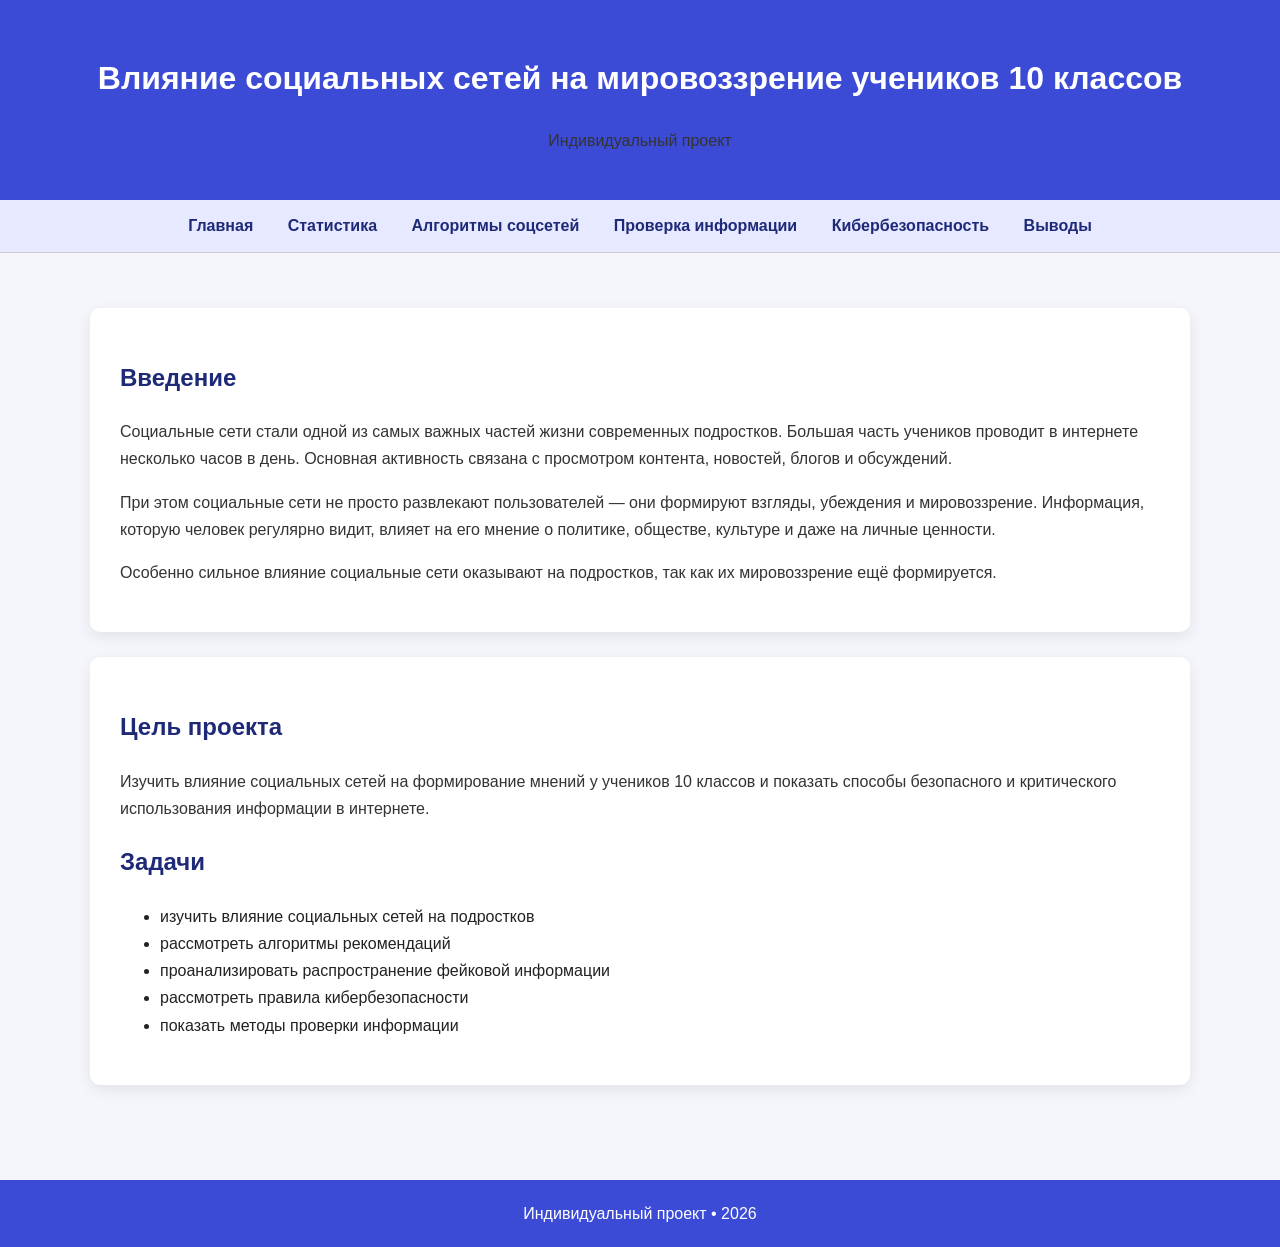
<file: index.html>
<!DOCTYPE html>
<html lang="ru">
<head>
<meta charset="UTF-8">
<title>Влияние социальных сетей</title>
<link rel="stylesheet" href="style.css">
</head>

<body>

<header>
<h1>Влияние социальных сетей на мировоззрение учеников 10 классов</h1>
<p>Индивидуальный проект</p>
</header>

<nav>
<a href="index.html">Главная</a>
<a href="statistics.html">Статистика</a>
<a href="algorithms.html">Алгоритмы соцсетей</a>
<a href="factcheck.html">Проверка информации</a>
<a href="cybersecurity.html">Кибербезопасность</a>
<a href="conclusion.html">Выводы</a>
</nav>

<div class="container">

<div class="card">
<h2>Введение</h2>

<p>
Социальные сети стали одной из самых важных частей жизни современных подростков.
Большая часть учеников проводит в интернете несколько часов в день. 
Основная активность связана с просмотром контента, новостей, блогов и обсуждений.
</p>

<p>
При этом социальные сети не просто развлекают пользователей — они формируют взгляды,
убеждения и мировоззрение. Информация, которую человек регулярно видит,
влияет на его мнение о политике, обществе, культуре и даже на личные ценности.
</p>

<p>
Особенно сильное влияние социальные сети оказывают на подростков, 
так как их мировоззрение ещё формируется.
</p>

</div>

<div class="card">

<h2>Цель проекта</h2>

<p>
Изучить влияние социальных сетей на формирование мнений у учеников 10 классов
и показать способы безопасного и критического использования информации в интернете.
</p>

<h2>Задачи</h2>

<ul>
<li>изучить влияние социальных сетей на подростков</li>
<li>рассмотреть алгоритмы рекомендаций</li>
<li>проанализировать распространение фейковой информации</li>
<li>рассмотреть правила кибербезопасности</li>
<li>показать методы проверки информации</li>
</ul>

</div>

</div>

<footer>
Индивидуальный проект • 2026
</footer>

</body>
</html>
</file>
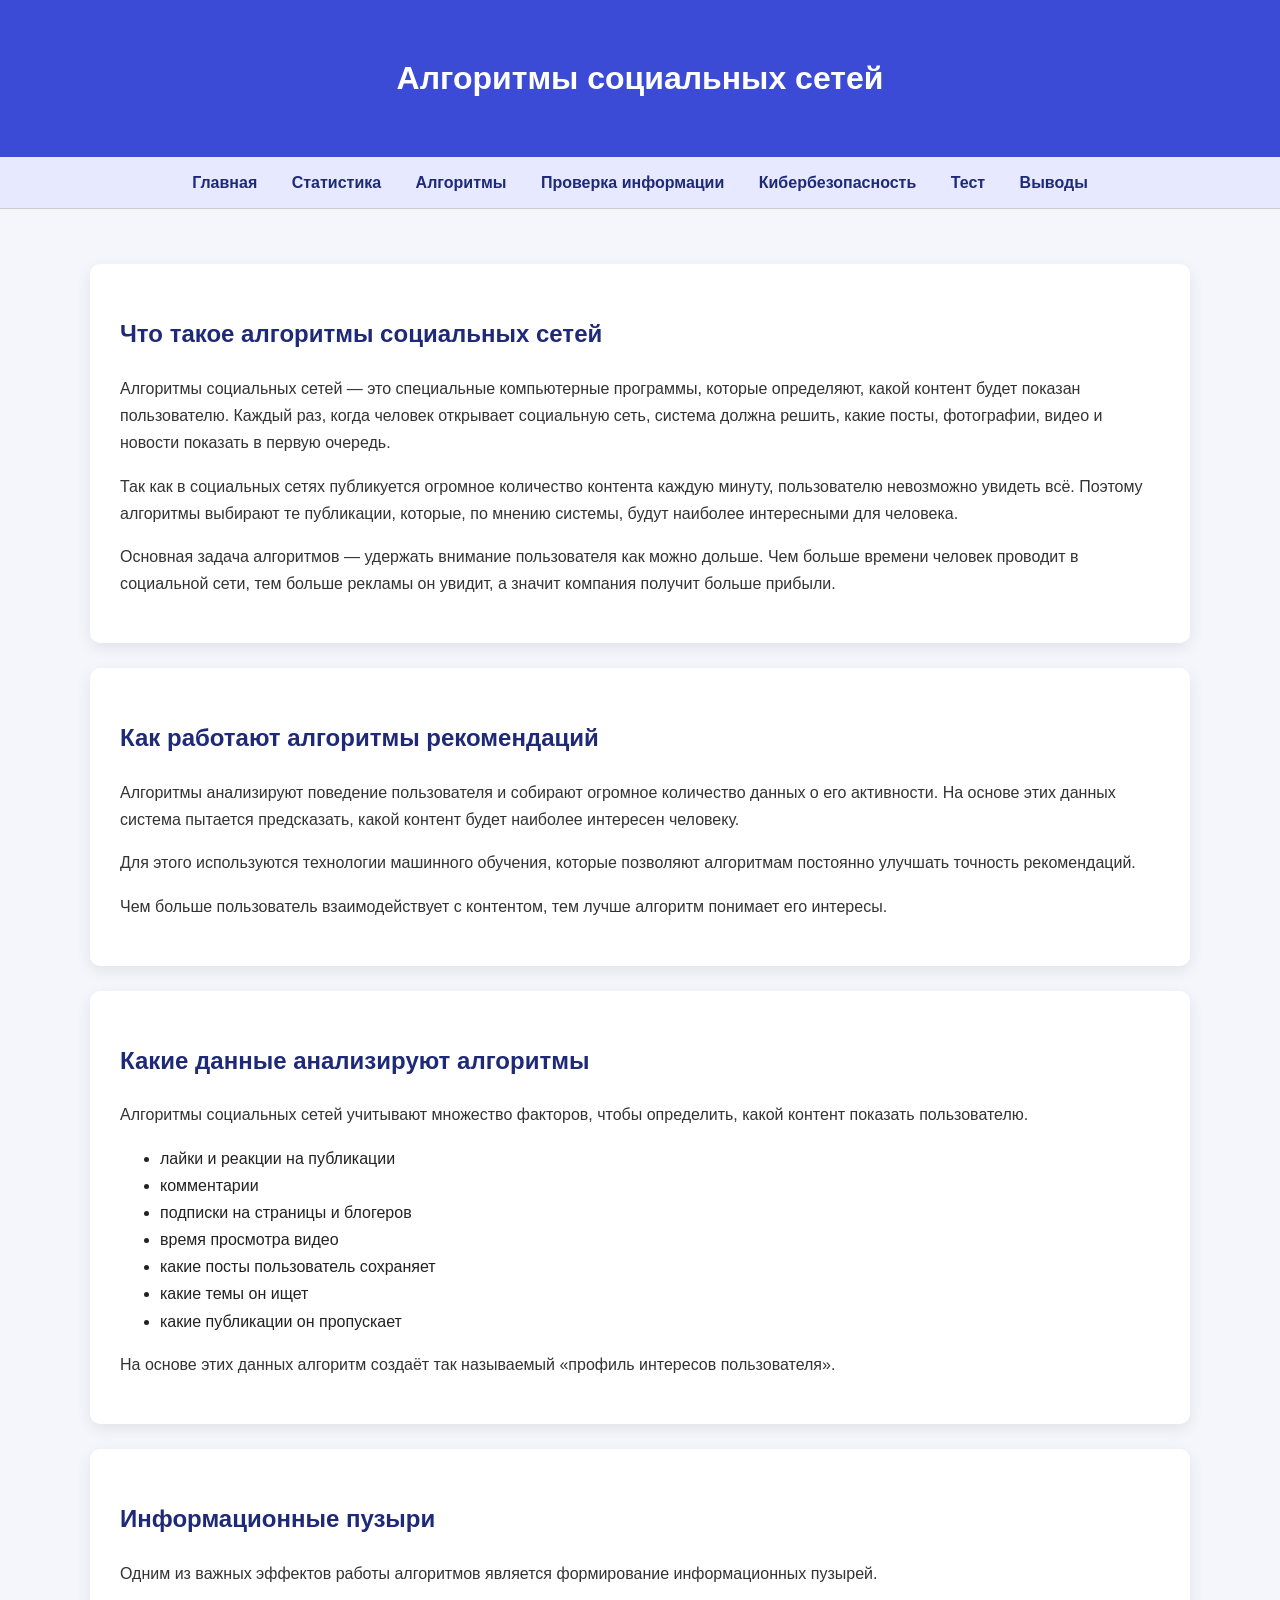
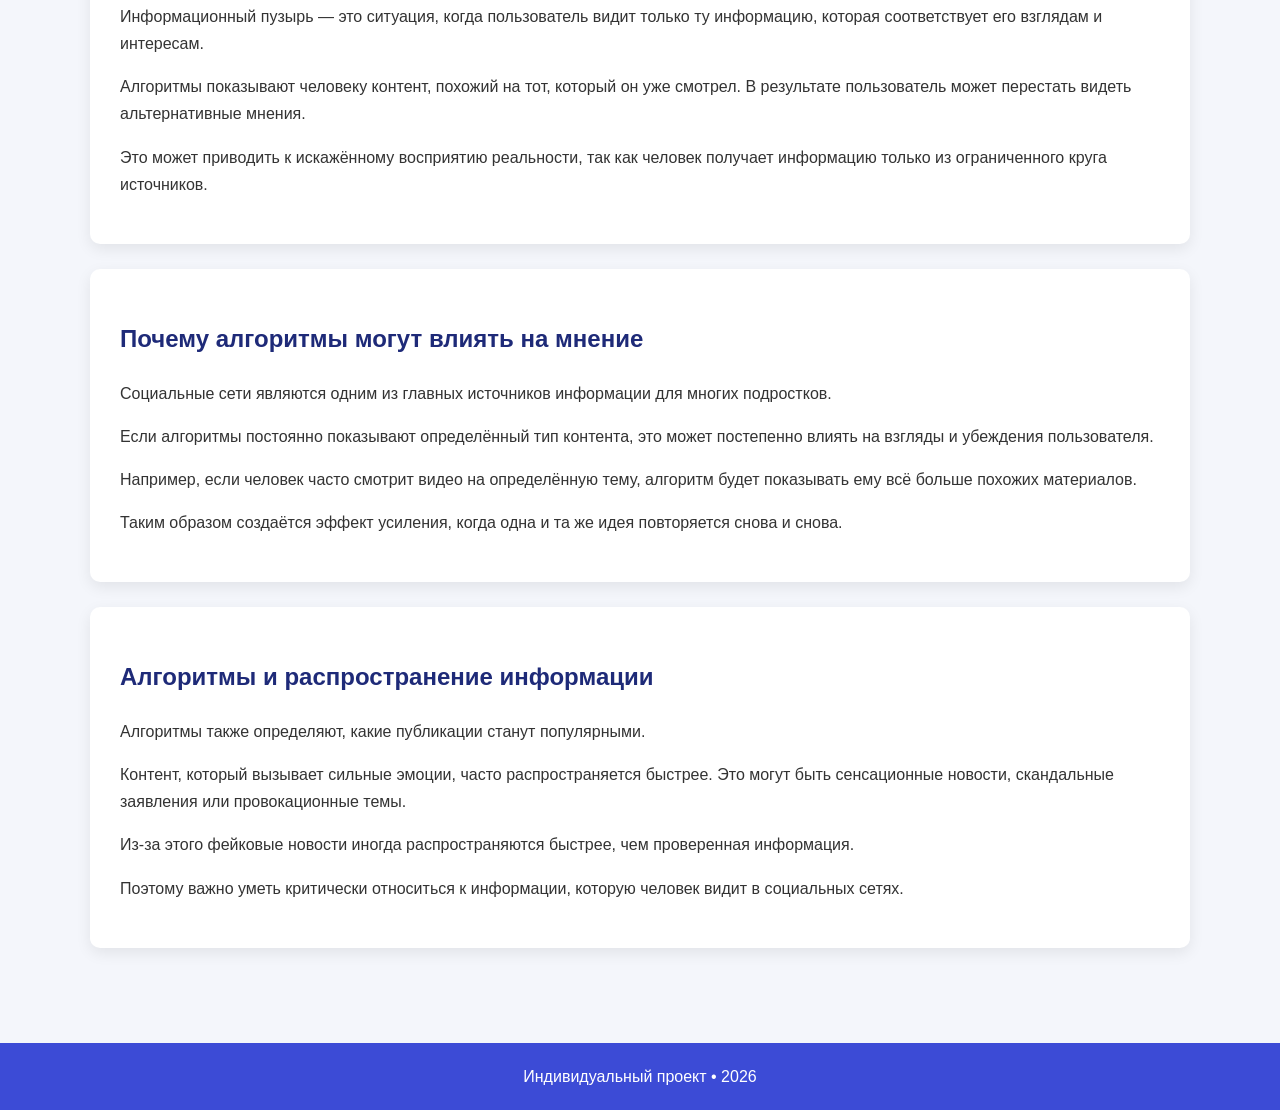
<file: algorithms.html>
<!DOCTYPE html>
<html lang="ru">
<head>
<meta charset="UTF-8">
<title>Алгоритмы социальных сетей</title>
<link rel="stylesheet" href="style.css">
</head>

<body>

<header>
<h1>Алгоритмы социальных сетей</h1>
</header>

<nav>
<a href="index.html">Главная</a>
<a href="statistics.html">Статистика</a>
<a href="algorithms.html">Алгоритмы</a>
<a href="factcheck.html">Проверка информации</a>
<a href="cybersecurity.html">Кибербезопасность</a>
<a href="test.html">Тест</a>
<a href="conclusion.html">Выводы</a>
</nav>

<div class="container">

<div class="card">

<h2>Что такое алгоритмы социальных сетей</h2>

<p>
Алгоритмы социальных сетей — это специальные компьютерные программы,
которые определяют, какой контент будет показан пользователю.
Каждый раз, когда человек открывает социальную сеть, система
должна решить, какие посты, фотографии, видео и новости показать
в первую очередь.
</p>

<p>
Так как в социальных сетях публикуется огромное количество
контента каждую минуту, пользователю невозможно увидеть всё.
Поэтому алгоритмы выбирают те публикации, которые,
по мнению системы, будут наиболее интересными для человека.
</p>

<p>
Основная задача алгоритмов — удержать внимание пользователя
как можно дольше. Чем больше времени человек проводит
в социальной сети, тем больше рекламы он увидит,
а значит компания получит больше прибыли.
</p>

</div>

<div class="card">

<h2>Как работают алгоритмы рекомендаций</h2>

<p>
Алгоритмы анализируют поведение пользователя и собирают
огромное количество данных о его активности.
На основе этих данных система пытается предсказать,
какой контент будет наиболее интересен человеку.
</p>

<p>
Для этого используются технологии машинного обучения,
которые позволяют алгоритмам постоянно улучшать
точность рекомендаций.
</p>

<p>
Чем больше пользователь взаимодействует с контентом,
тем лучше алгоритм понимает его интересы.
</p>

</div>

<div class="card">

<h2>Какие данные анализируют алгоритмы</h2>

<p>
Алгоритмы социальных сетей учитывают множество факторов,
чтобы определить, какой контент показать пользователю.
</p>

<ul>

<li>лайки и реакции на публикации</li>
<li>комментарии</li>
<li>подписки на страницы и блогеров</li>
<li>время просмотра видео</li>
<li>какие посты пользователь сохраняет</li>
<li>какие темы он ищет</li>
<li>какие публикации он пропускает</li>

</ul>

<p>
На основе этих данных алгоритм создаёт так называемый
«профиль интересов пользователя».
</p>

</div>

<div class="card">

<h2>Информационные пузыри</h2>

<p>
Одним из важных эффектов работы алгоритмов является
формирование информационных пузырей.
</p>

<p>
Информационный пузырь — это ситуация, когда пользователь
видит только ту информацию, которая соответствует
его взглядам и интересам.
</p>

<p>
Алгоритмы показывают человеку контент,
похожий на тот, который он уже смотрел.
В результате пользователь может перестать
видеть альтернативные мнения.
</p>

<p>
Это может приводить к искажённому восприятию реальности,
так как человек получает информацию только из
ограниченного круга источников.
</p>

</div>

<div class="card">

<h2>Почему алгоритмы могут влиять на мнение</h2>

<p>
Социальные сети являются одним из главных источников
информации для многих подростков.
</p>

<p>
Если алгоритмы постоянно показывают определённый тип
контента, это может постепенно влиять на взгляды
и убеждения пользователя.
</p>

<p>
Например, если человек часто смотрит видео на определённую
тему, алгоритм будет показывать ему всё больше похожих
материалов.
</p>

<p>
Таким образом создаётся эффект усиления,
когда одна и та же идея повторяется снова и снова.
</p>

</div>

<div class="card">

<h2>Алгоритмы и распространение информации</h2>

<p>
Алгоритмы также определяют, какие публикации
станут популярными.
</p>

<p>
Контент, который вызывает сильные эмоции,
часто распространяется быстрее.
Это могут быть сенсационные новости,
скандальные заявления или провокационные темы.
</p>

<p>
Из-за этого фейковые новости иногда распространяются
быстрее, чем проверенная информация.
</p>

<p>
Поэтому важно уметь критически относиться
к информации, которую человек видит
в социальных сетях.
</p>

</div>

</div>

<footer>
Индивидуальный проект • 2026
</footer>

</body>
</html>
</file>
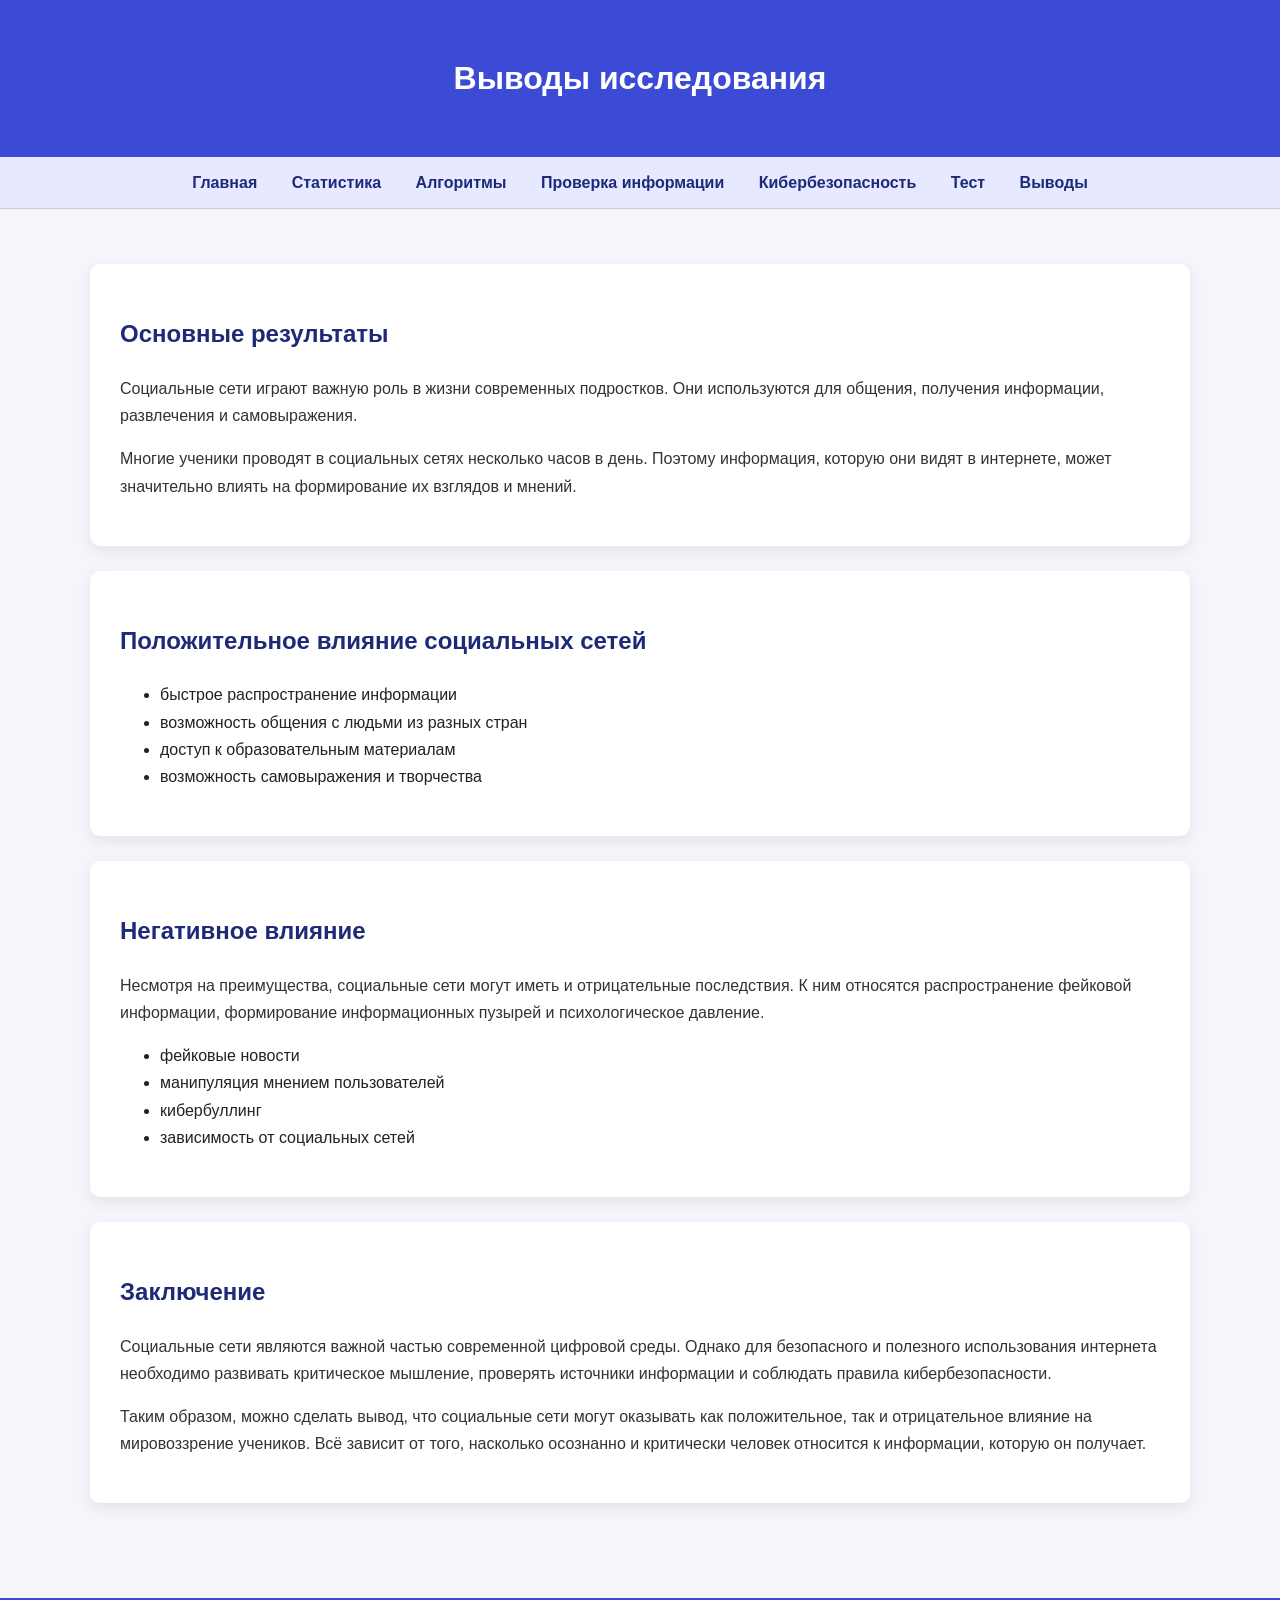
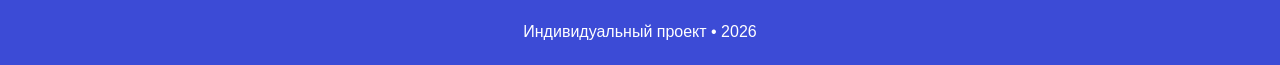
<file: conclusion.html>
<!DOCTYPE html>
<html lang="ru">

<head>
<meta charset="UTF-8">
<title>Выводы исследования</title>
<link rel="stylesheet" href="style.css">
</head>

<body>

<header>
<h1>Выводы исследования</h1>
</header>

<nav>
<a href="index.html">Главная</a>
<a href="statistics.html">Статистика</a>
<a href="algorithms.html">Алгоритмы</a>
<a href="factcheck.html">Проверка информации</a>
<a href="cybersecurity.html">Кибербезопасность</a>
<a href="test.html">Тест</a>
<a href="conclusion.html">Выводы</a>
</nav>

<div class="container">

<div class="card">

<h2>Основные результаты</h2>

<p>
Социальные сети играют важную роль в жизни современных подростков. 
Они используются для общения, получения информации, развлечения 
и самовыражения.
</p>

<p>
Многие ученики проводят в социальных сетях несколько часов в день. 
Поэтому информация, которую они видят в интернете, может значительно 
влиять на формирование их взглядов и мнений.
</p>

</div>

<div class="card">

<h2>Положительное влияние социальных сетей</h2>

<ul>
<li>быстрое распространение информации</li>
<li>возможность общения с людьми из разных стран</li>
<li>доступ к образовательным материалам</li>
<li>возможность самовыражения и творчества</li>
</ul>

</div>

<div class="card">

<h2>Негативное влияние</h2>

<p>
Несмотря на преимущества, социальные сети могут иметь и отрицательные
последствия. К ним относятся распространение фейковой информации,
формирование информационных пузырей и психологическое давление.
</p>

<ul>
<li>фейковые новости</li>
<li>манипуляция мнением пользователей</li>
<li>кибербуллинг</li>
<li>зависимость от социальных сетей</li>
</ul>

</div>

<div class="card">

<h2>Заключение</h2>

<p>
Социальные сети являются важной частью современной цифровой среды.
Однако для безопасного и полезного использования интернета необходимо
развивать критическое мышление, проверять источники информации
и соблюдать правила кибербезопасности.
</p>

<p>
Таким образом, можно сделать вывод, что социальные сети могут
оказывать как положительное, так и отрицательное влияние на
мировоззрение учеников. Всё зависит от того, насколько осознанно
и критически человек относится к информации, которую он получает.
</p>

</div>

</div>

<footer>
Индивидуальный проект • 2026
</footer>

</body>

</html>
</file>
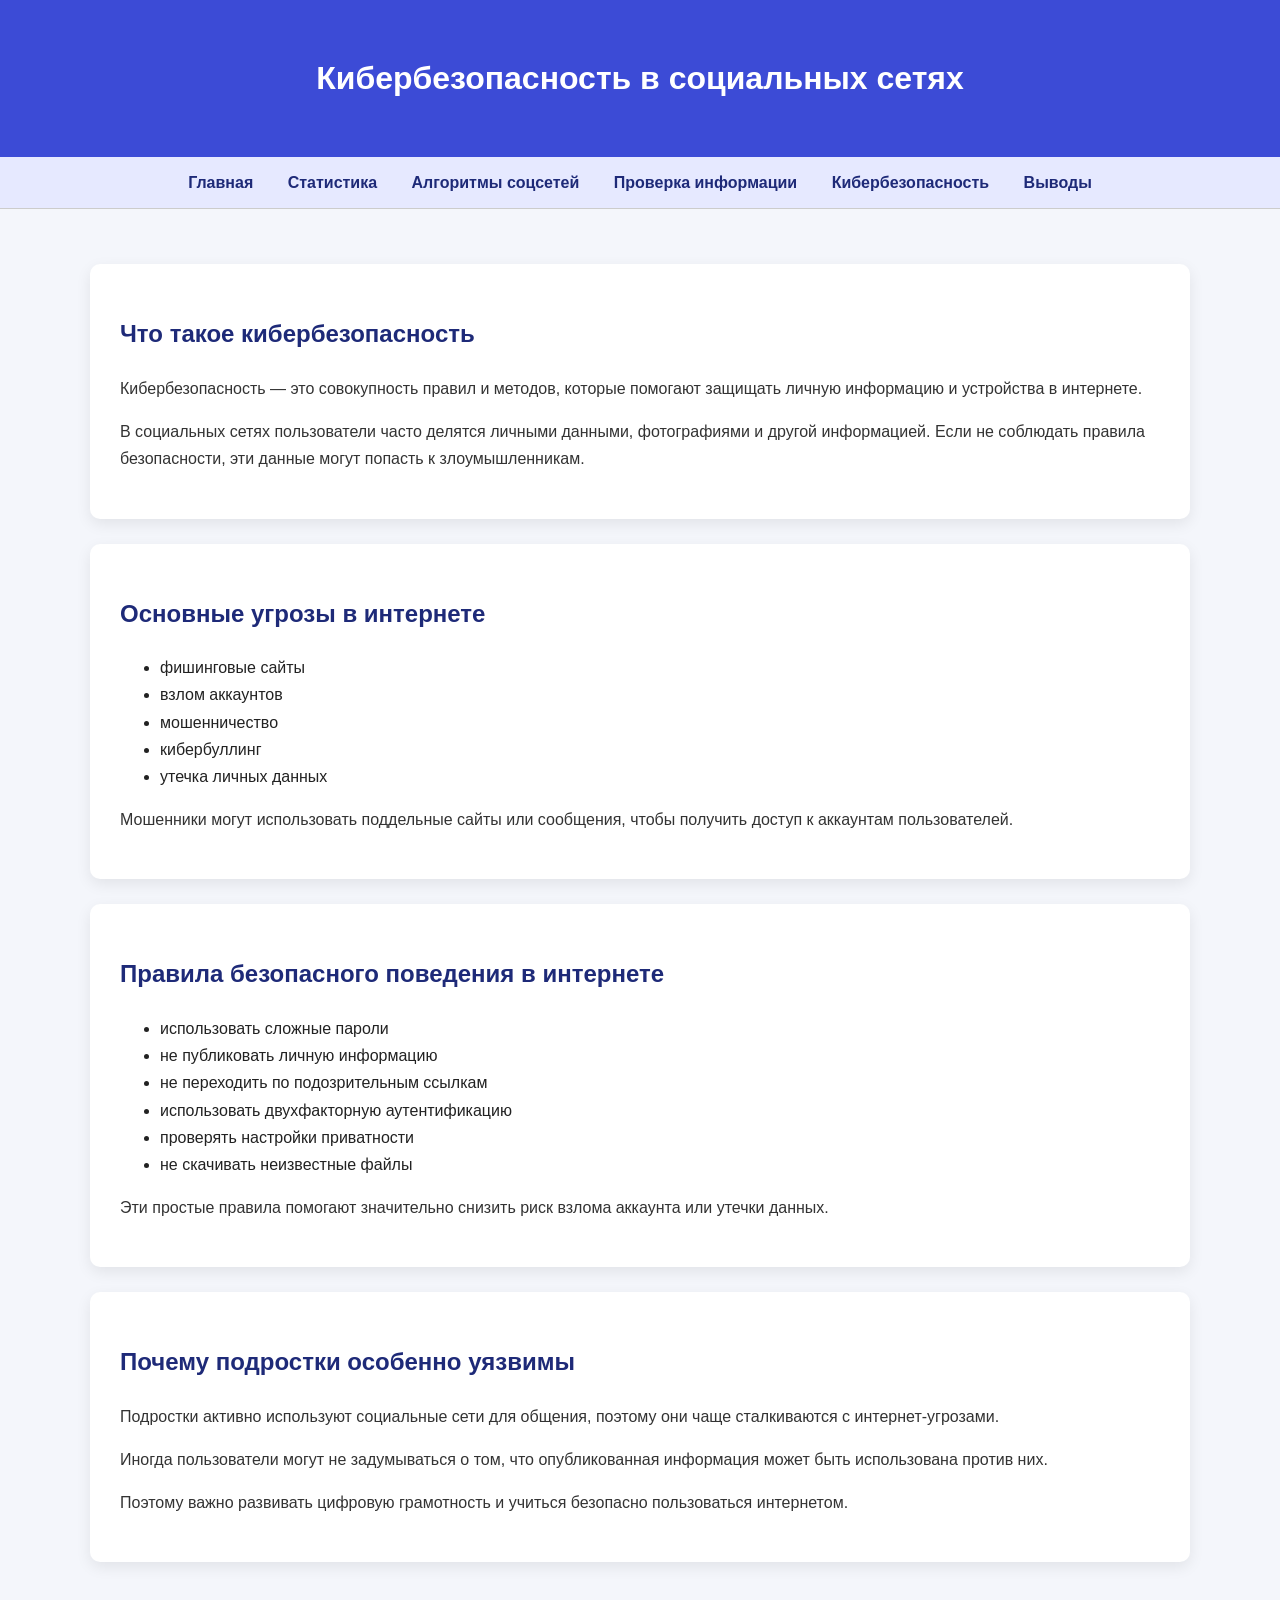
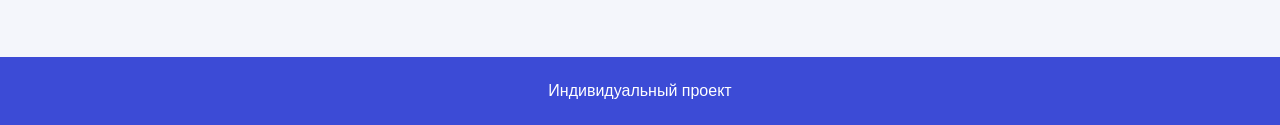
<file: cybersecurity.html>
<!DOCTYPE html>
<html lang="ru">
<head>
<meta charset="UTF-8">
<title>Кибербезопасность</title>
<link rel="stylesheet" href="style.css">
</head>

<body>

<header>
<h1>Кибербезопасность в социальных сетях</h1>
</header>

<nav>
<a href="index.html">Главная</a>
<a href="statistics.html">Статистика</a>
<a href="algorithms.html">Алгоритмы соцсетей</a>
<a href="factcheck.html">Проверка информации</a>
<a href="cybersecurity.html">Кибербезопасность</a>
<a href="conclusion.html">Выводы</a>
</nav>

<div class="container">

<div class="card">

<h2>Что такое кибербезопасность</h2>

<p>
Кибербезопасность — это совокупность правил и методов,
которые помогают защищать личную информацию и устройства
в интернете.
</p>

<p>
В социальных сетях пользователи часто делятся личными данными,
фотографиями и другой информацией. Если не соблюдать правила
безопасности, эти данные могут попасть к злоумышленникам.
</p>

</div>

<div class="card">

<h2>Основные угрозы в интернете</h2>

<ul>

<li>фишинговые сайты</li>
<li>взлом аккаунтов</li>
<li>мошенничество</li>
<li>кибербуллинг</li>
<li>утечка личных данных</li>

</ul>

<p>
Мошенники могут использовать поддельные сайты или сообщения,
чтобы получить доступ к аккаунтам пользователей.
</p>

</div>

<div class="card">

<h2>Правила безопасного поведения в интернете</h2>

<ul>

<li>использовать сложные пароли</li>

<li>не публиковать личную информацию</li>

<li>не переходить по подозрительным ссылкам</li>

<li>использовать двухфакторную аутентификацию</li>

<li>проверять настройки приватности</li>

<li>не скачивать неизвестные файлы</li>

</ul>

<p>
Эти простые правила помогают значительно снизить риск
взлома аккаунта или утечки данных.
</p>

</div>

<div class="card">

<h2>Почему подростки особенно уязвимы</h2>

<p>
Подростки активно используют социальные сети для общения,
поэтому они чаще сталкиваются с интернет-угрозами.
</p>

<p>
Иногда пользователи могут не задумываться о том,
что опубликованная информация может быть использована
против них.
</p>

<p>
Поэтому важно развивать цифровую грамотность
и учиться безопасно пользоваться интернетом.
</p>

</div>

</div>

<footer>
Индивидуальный проект
</footer>

</body>
</html>
</file>
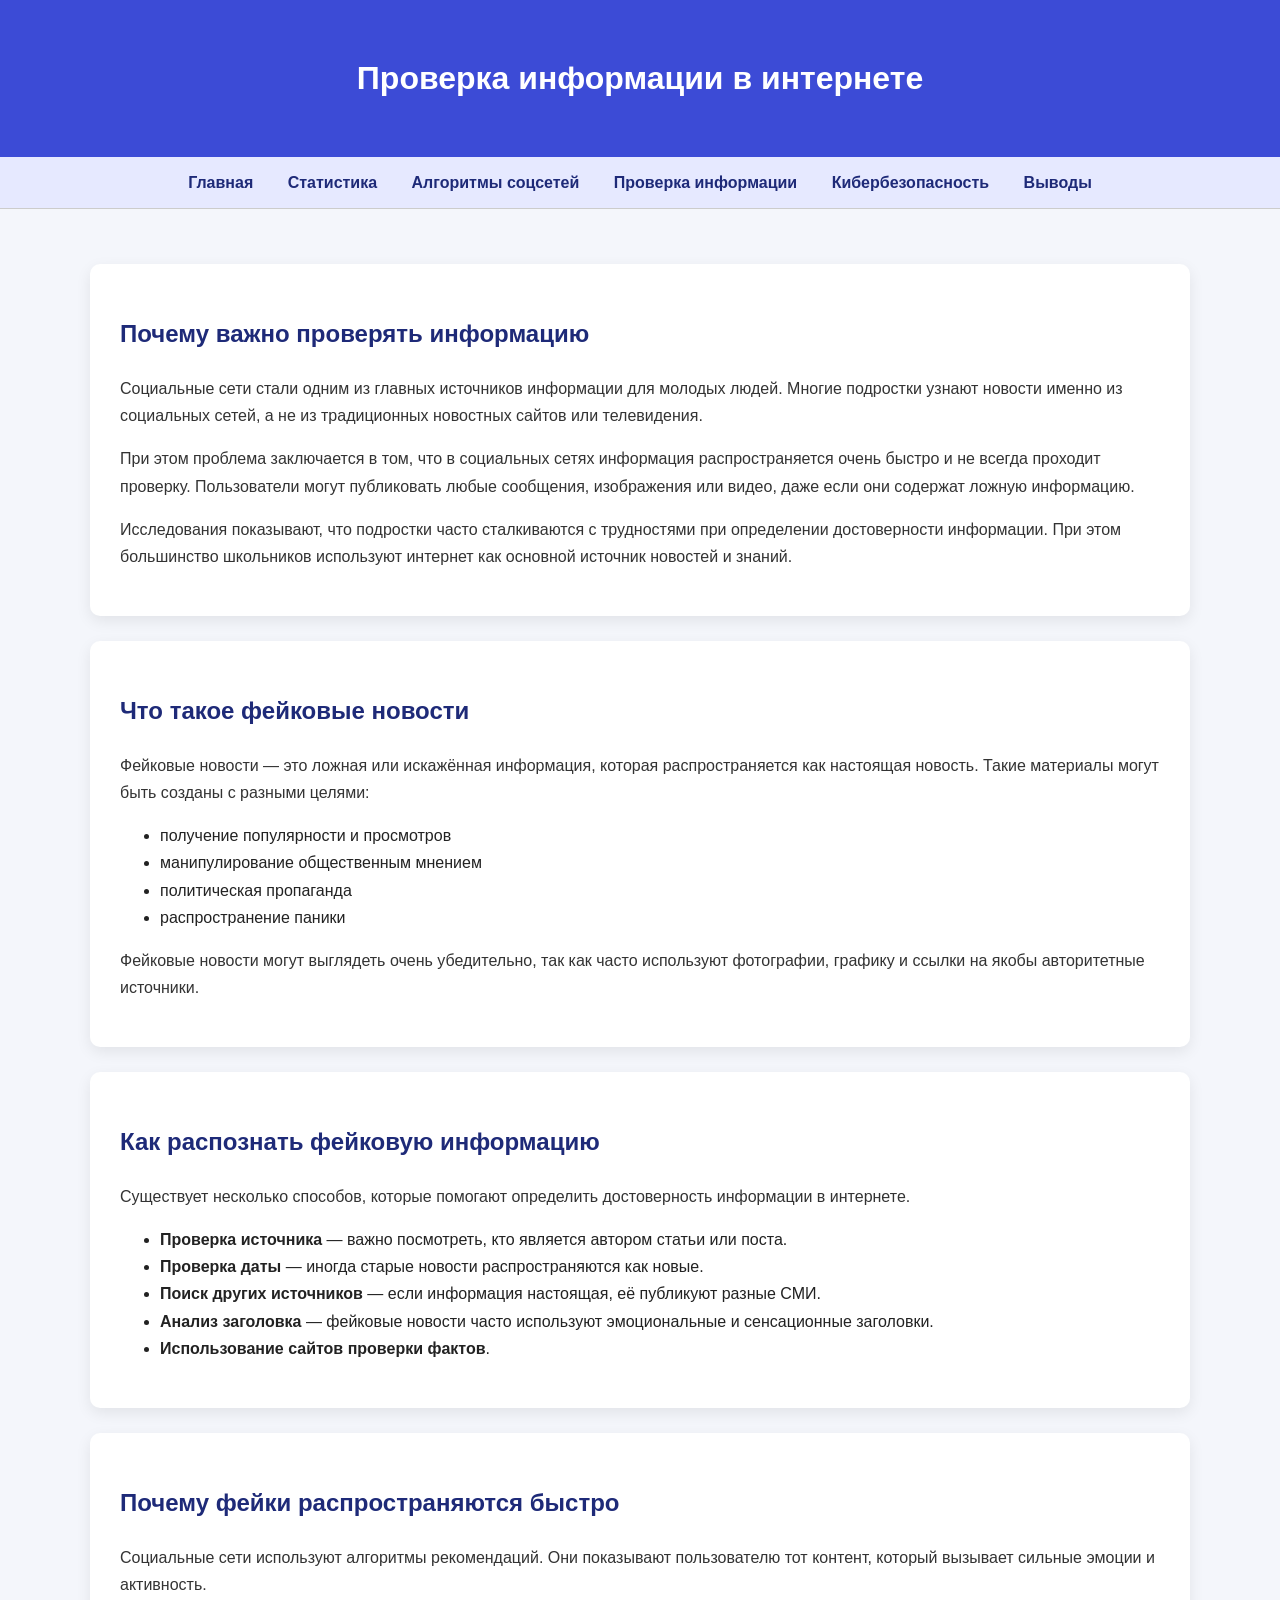
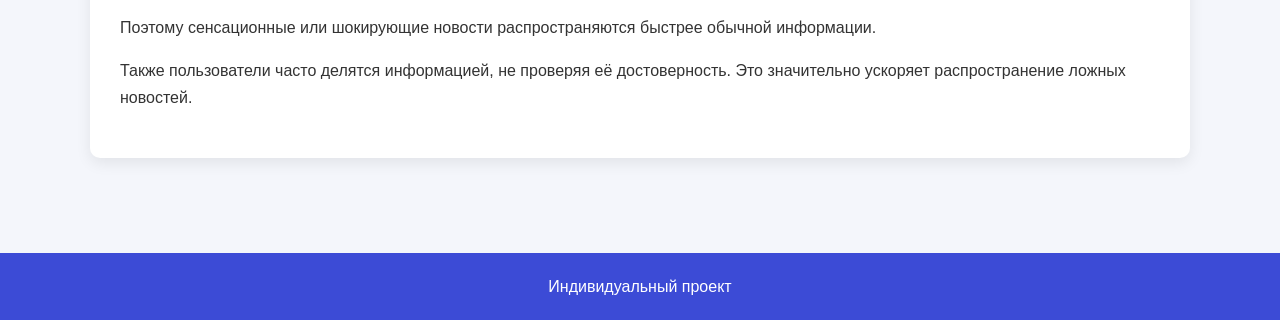
<file: factcheck.html>
<!DOCTYPE html>
<html lang="ru">
<head>
<meta charset="UTF-8">
<title>Проверка информации</title>
<link rel="stylesheet" href="style.css">
</head>

<body>

<header>
<h1>Проверка информации в интернете</h1>
</header>

<nav>
<a href="index.html">Главная</a>
<a href="statistics.html">Статистика</a>
<a href="algorithms.html">Алгоритмы соцсетей</a>
<a href="factcheck.html">Проверка информации</a>
<a href="cybersecurity.html">Кибербезопасность</a>
<a href="conclusion.html">Выводы</a>
</nav>

<div class="container">

<div class="card">

<h2>Почему важно проверять информацию</h2>

<p>
Социальные сети стали одним из главных источников информации для молодых людей.
Многие подростки узнают новости именно из социальных сетей, а не из традиционных
новостных сайтов или телевидения.
</p>

<p>
При этом проблема заключается в том, что в социальных сетях информация распространяется
очень быстро и не всегда проходит проверку. Пользователи могут публиковать любые
сообщения, изображения или видео, даже если они содержат ложную информацию.
</p>

<p>
Исследования показывают, что подростки часто сталкиваются с трудностями при
определении достоверности информации. При этом большинство школьников используют
интернет как основной источник новостей и знаний.
</p>

</div>

<div class="card">

<h2>Что такое фейковые новости</h2>

<p>
Фейковые новости — это ложная или искажённая информация, которая распространяется
как настоящая новость. Такие материалы могут быть созданы с разными целями:
</p>

<ul>
<li>получение популярности и просмотров</li>
<li>манипулирование общественным мнением</li>
<li>политическая пропаганда</li>
<li>распространение паники</li>
</ul>

<p>
Фейковые новости могут выглядеть очень убедительно, так как часто
используют фотографии, графику и ссылки на якобы авторитетные источники.
</p>

</div>

<div class="card">

<h2>Как распознать фейковую информацию</h2>

<p>
Существует несколько способов, которые помогают определить достоверность
информации в интернете.
</p>

<ul>

<li><b>Проверка источника</b> — важно посмотреть, кто является автором статьи или поста.</li>

<li><b>Проверка даты</b> — иногда старые новости распространяются как новые.</li>

<li><b>Поиск других источников</b> — если информация настоящая, её публикуют разные СМИ.</li>

<li><b>Анализ заголовка</b> — фейковые новости часто используют эмоциональные и
сенсационные заголовки.</li>

<li><b>Использование сайтов проверки фактов</b>.</li>

</ul>

</div>

<div class="card">

<h2>Почему фейки распространяются быстро</h2>

<p>
Социальные сети используют алгоритмы рекомендаций. Они показывают пользователю
тот контент, который вызывает сильные эмоции и активность.
</p>

<p>
Поэтому сенсационные или шокирующие новости распространяются быстрее
обычной информации.
</p>

<p>
Также пользователи часто делятся информацией, не проверяя её достоверность.
Это значительно ускоряет распространение ложных новостей.
</p>

</div>

</div>

<footer>
Индивидуальный проект
</footer>

</body>
</html>
</file>
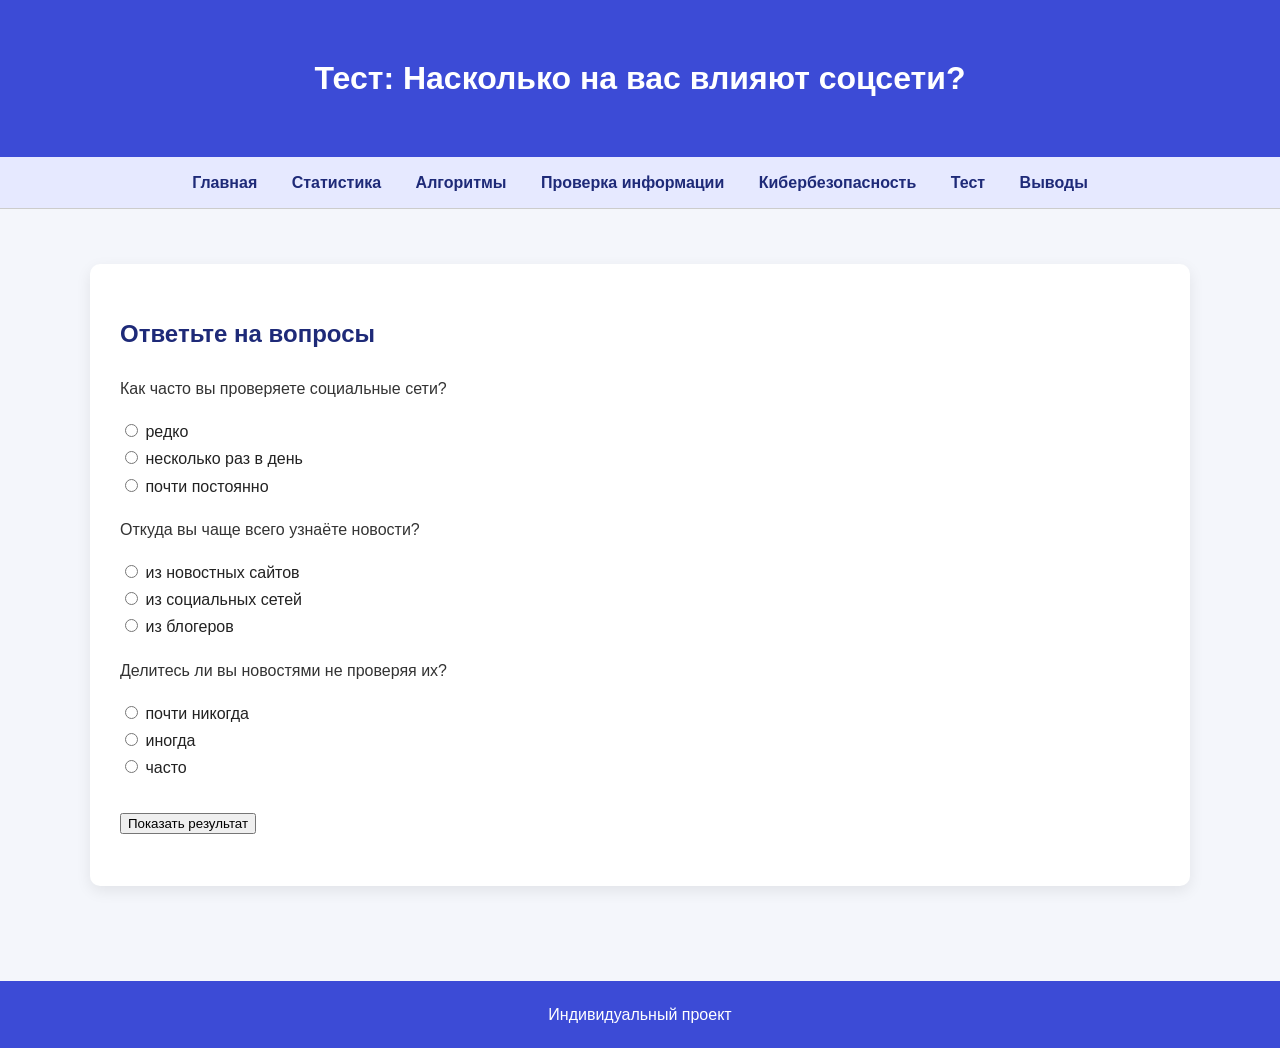
<file: test.html>
<!DOCTYPE html>
<html>
<head>
<meta charset="UTF-8">
<title>Тест</title>
<link rel="stylesheet" href="style.css">
<script src="script.js"></script>
</head>

<body>

<header>
<h1>Тест: Насколько на вас влияют соцсети?</h1>
</header>

<nav>
<a href="index.html">Главная</a>
<a href="statistics.html">Статистика</a>
<a href="algorithms.html">Алгоритмы</a>
<a href="factcheck.html">Проверка информации</a>
<a href="cybersecurity.html">Кибербезопасность</a>
<a href="test.html">Тест</a>
<a href="conclusion.html">Выводы</a>
</nav>

<div class="container">

<div class="card">

<h2>Ответьте на вопросы</h2>

<p>Как часто вы проверяете социальные сети?</p>

<input type="radio" name="q1" value="1"> редко<br>
<input type="radio" name="q1" value="2"> несколько раз в день<br>
<input type="radio" name="q1" value="3"> почти постоянно<br>

<p>Откуда вы чаще всего узнаёте новости?</p>

<input type="radio" name="q2" value="1"> из новостных сайтов<br>
<input type="radio" name="q2" value="2"> из социальных сетей<br>
<input type="radio" name="q2" value="3"> из блогеров<br>

<p>Делитесь ли вы новостями не проверяя их?</p>

<input type="radio" name="q3" value="1"> почти никогда<br>
<input type="radio" name="q3" value="2"> иногда<br>
<input type="radio" name="q3" value="3"> часто<br>

<br>

<button onclick="calculateTest()">Показать результат</button>

<h2 id="result"></h2>

</div>

</div>

<footer>
Индивидуальный проект
</footer>

</body>
</html>
</file>
<file: style.css>
body{
font-family:'Segoe UI', Arial, sans-serif;
margin:0;
background:#f4f6fb;
color:#222;
line-height:1.7;
}

header{
background:#3c4bd6;
color:white;
padding:30px;
text-align:center;
}

nav{
background:#e6e9ff;
padding:12px;
text-align:center;
border-bottom:1px solid #ccc;
}

nav a{
color:#1e2a78;
margin:15px;
text-decoration:none;
font-weight:bold;
font-size:16px;
}

nav a:hover{
text-decoration:underline;
}

.container{
max-width:1100px;
margin:auto;
padding:30px;
}

.card{
background:white;
padding:30px;
margin:25px 0;
border-radius:10px;
box-shadow:0 5px 15px rgba(0,0,0,0.08);
}

h1{
color:white;
}

h2{
color:#1e2a78;
}

p{
color:#333;
}

footer{
background:#3c4bd6;
color:white;
text-align:center;
padding:20px;
margin-top:40px;
}
</file>
